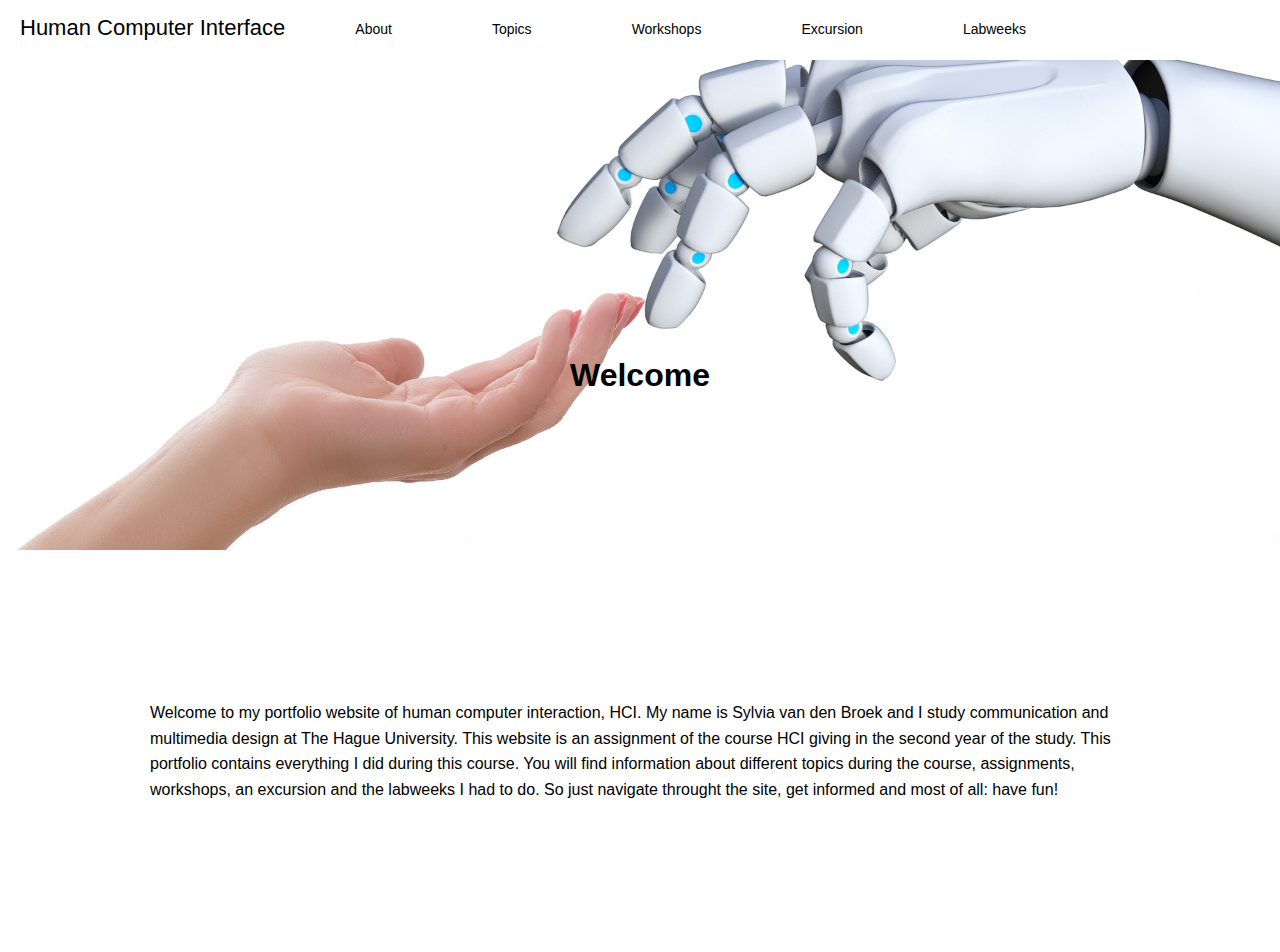
<file: index.html>
<!DOCTYPE html>
<html>
<head>
	<title>Portfolio HCI</title>
	<meta charset="utf-8">
	<link rel="stylesheet" type="text/css" href="css/nav.css">
	<link rel="stylesheet" type="text/css" href="css/main.style.css">
</head>
<body>

	<!-- <div class="menutoggle">
        <a href="#">&#9776;</a>
      </div> -->

	<nav id="menu" class="inactive">
		<p><a href="index.html"> Human Computer Interface</a></p>
		<ul>
			<li><a href="index.html">About</a></li>
			<li><a href="topics.html">Topics</a>
					<ul>
						<li><a href="topics/wearables.html">Wearables</a></li>
						<li><a href="topics/playfuldesign.html">Playful Design</a></li>
						<li><a href="topics/artificial.html">Artificial Creatures</a></li>
						<li><a href="topics/arvr.html">AR&#38;VR</a></li>
					</ul>				
			</li>
			<li><a href="workshops.html">Workshops</a>
					<ul>
						<li><a href="workshops/arduino.html">Arduino</a></li>
						<li><a href="workshops/vren.html">VR Environments</a></li>
						<li><a href="workshops/computervision.html">Computer Vision</a></li>
					</ul>	
				</li>
			<li><a href="#excursion">Excursion</a></li>	
			<li><a href="#labweeks">Labweeks</a></li>
		</ul>
	
	</nav>

	<div class="backgroundimg">
		<h1>Welcome</h1>
	</div>

	<div class="main">
		<p>Welcome to my portfolio website of human computer interaction, HCI. My name is Sylvia van den Broek and I study communication and multimedia design at The Hague University. This website is an assignment of the course HCI giving in the second year of the study. This portfolio contains everything I did during this course. You will find information about different topics during the course, assignments, workshops, an excursion and the labweeks I had to do. So just navigate throught the site, get informed and most of all: have fun!</p>
	</div>

	<div class="portfolio">
		<div class="topics">
			<a href="wearables.html"></a>
		</div>
	</div>


</body>

	<!-- <script type="text/javascript" scr="http://code.jquery.com/jquery-1.11.3.min.js"></script>
	<script type="text/javascript" src="js/menu/js"></script> -->
</html>
</file>
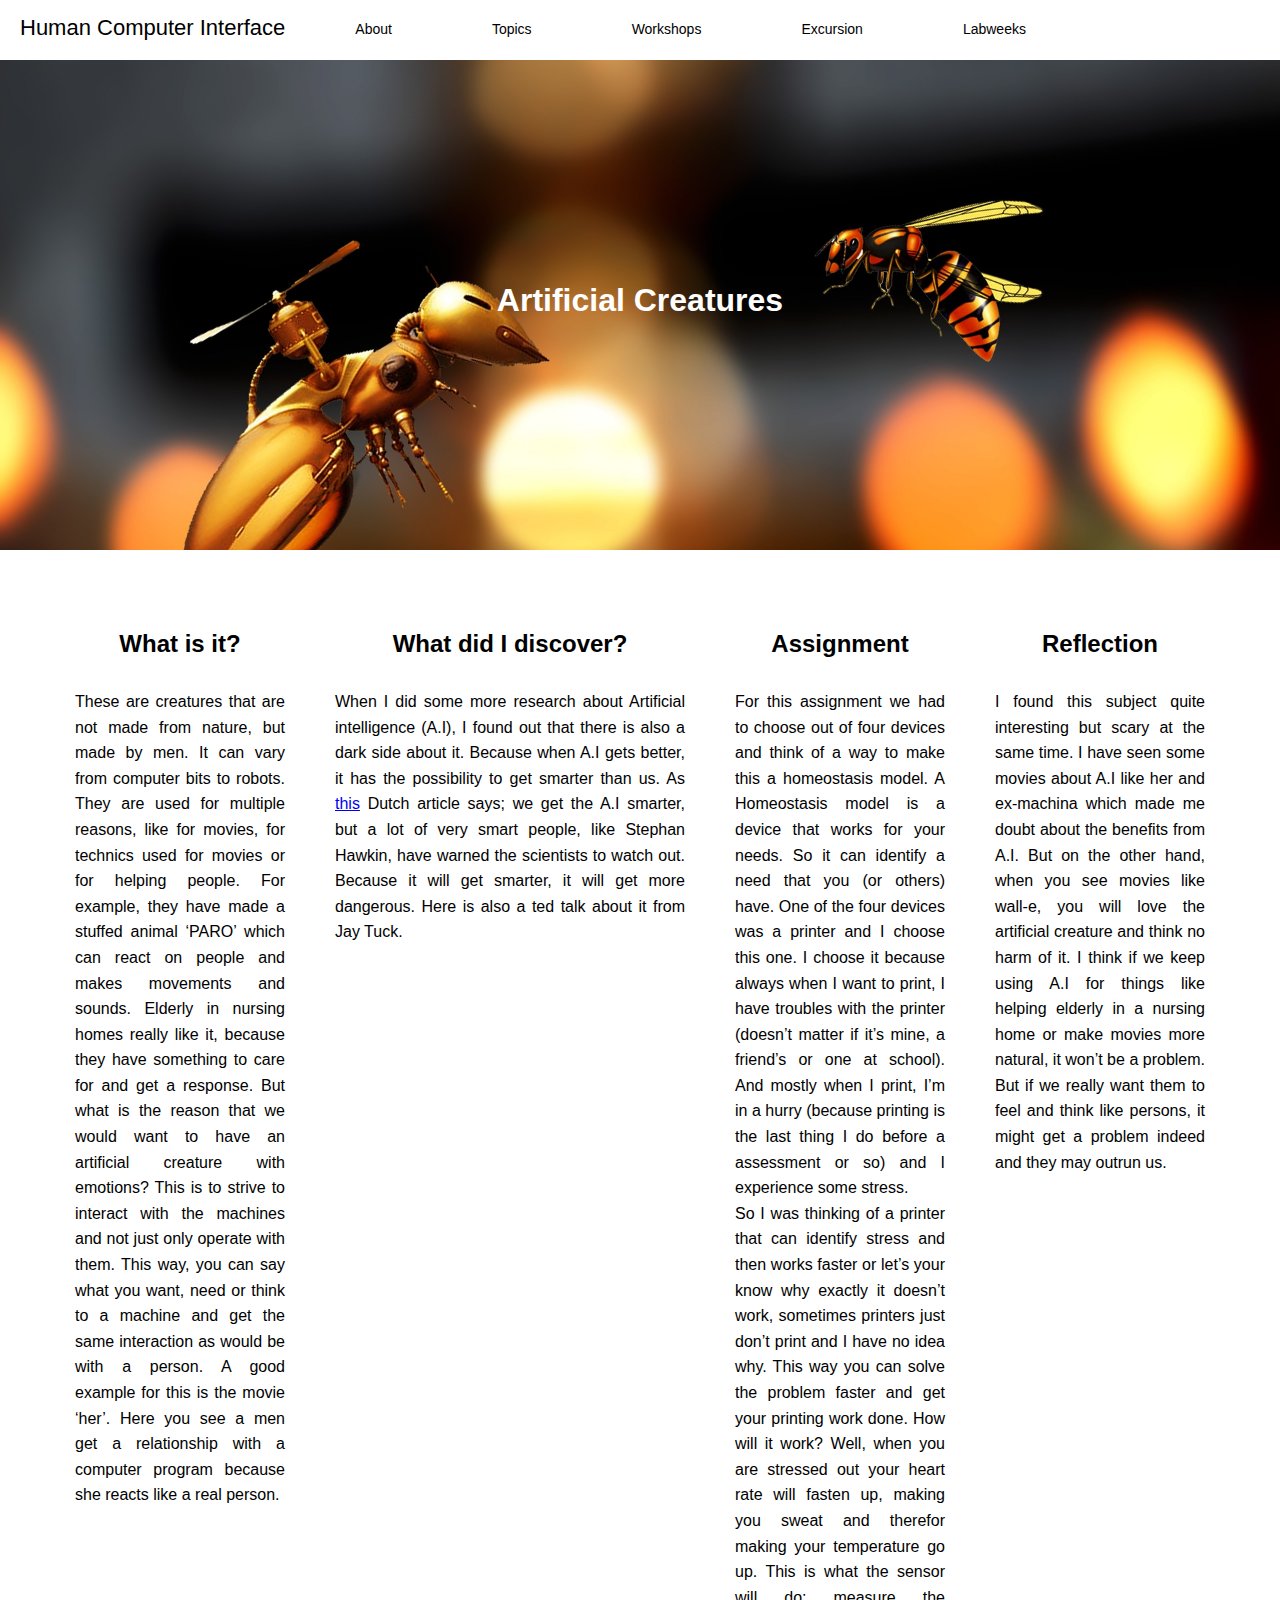
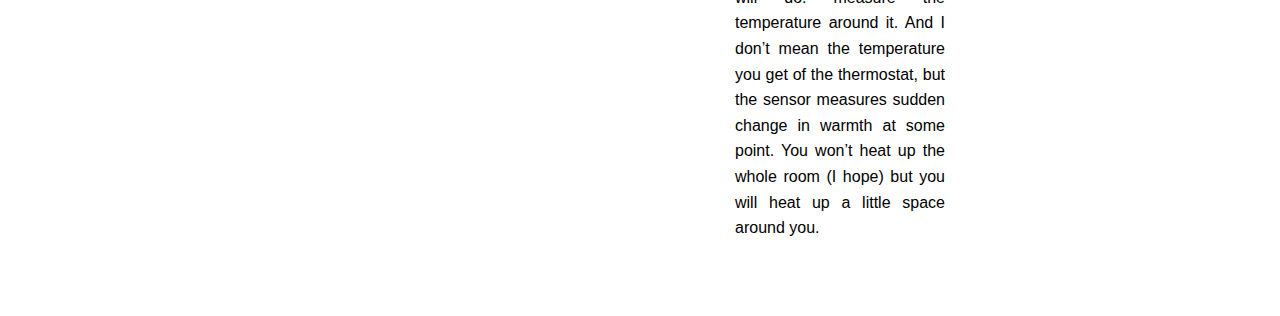
<file: topics/artificial.html>
<!DOCTYPE html>
<html>
<head>
	<title>Artificial Creatures</title>
	<meta charset="utf-8">
	<link rel="stylesheet" type="text/css" href="../css/nav.css">
	<link rel="stylesheet" type="text/css" href="../css/topic/artificial.css">
</head>
<body>
	<nav>
		<p><a href="../index.html"> Human Computer Interface</a></p>
		<ul>
			<li><a href="../index.html">About</a></li>
			<li><a href="../topics.html">Topics</a>
					<ul>
						<li><a href="wearables.html">Wearables</a></li>
						<li><a href="playfuldesign.html">Playful Design</a></li>
						<li><a href="artificial.html">Artificial Creatures</a></li>
						<li><a href="arvr.html">AR&#38;VR</a></li>
					</ul>				
			</li>
			<li><a href="../workshops.html">Workshops</a>
								<ul>
						<li><a href="../workshops/arduino.html">Arduino</a></li>
						<li><a href="../workshops/vren.html">VR Environments</a></li>
						<li><a href="../workshops/computervision.html">Computer Vision</a></li>
					</ul>	
				</li>
			<li><a href="#excursion">Excursion</a></li>	
			<li><a href="#labweeks">Labweeks</a></li>
		</ul>
	
	</nav>
		<div class="backgroundimg">
		<!-- 	Afbeelding van <a href="https://pixabay.com/nl/users/mariananbu-7207273/?utm_source=link-attribution&amp;utm_medium=referral&amp;utm_campaign=image&amp;utm_content=2984342">marian anbu juwan</a> via <a href="https://pixabay.com/nl/?utm_source=link-attribution&amp;utm_medium=referral&amp;utm_campaign=image&amp;utm_content=2984342">Pixabay</a> -->
		<h1>Artificial Creatures</h1>
		</div>
	<div class="main">


		<div class="item1">
		<h2>What is it?</h2>
			<br>
			<p>These are creatures that are not made from nature, but made by men. It can vary from computer bits to robots. They are used for multiple reasons, like for movies, for technics used for movies or for helping people. For example, they have made a stuffed animal ‘PARO’ which can react on people and makes movements and sounds. Elderly in nursing homes really like it, because they have something to care for and get a response. But what is the reason that we would want to have an artificial creature with emotions? This is to strive to interact with the machines and not just only operate with them. This way, you can say what you want, need or think to a machine and get the same interaction as would be with a person. A good example for this is the movie ‘her’. Here you see a men get a relationship with a computer program because she reacts like a real person. 
			</p>
		</div>

		<div class="item2">
			<h2>What did I discover?</h2>
			<br>
			<p>
				When I did some more research about Artificial intelligence (A.I), I found out that there is also a dark side about it. Because when A.I gets better, it has the possibility to get smarter than us. As <a href="https://riskworld.nl/kennis/incidenten/gevaar-van-kunstmatige-intelligentie-ai">
				this</a> Dutch article says; we get the A.I smarter, but a lot of very smart people, like Stephan Hawkin, have warned the scientists to watch out. Because it will get smarter, it will get more dangerous. Here is also a ted talk about it from Jay Tuck. 
				 <br>
				 <br>
				 <iframe width="350" height="315" src="https://www.youtube.com/embed/BrNs0M77Pd4" frameborder="0" allow="accelerometer; autoplay; encrypted-media; gyroscope; picture-in-picture" allowfullscreen></iframe>

			</p>
		</div>

		<div class="item3">
			<h2>Assignment</h2>
			<br>
			<p>
				For this assignment we had to choose out of four devices and think of a way to make this a homeostasis model. A Homeostasis model is a device that works for your needs. So it can identify a need that you (or others) have. One of the four devices was a printer and I choose this one. I choose it because always when I want to print, I have troubles with the printer (doesn’t matter if it’s mine, a friend’s or one at school). And mostly when I print, I’m in a hurry (because printing is the last thing I do before a assessment or so) and I experience some stress.
				<br>
				 So I was thinking of a printer that can identify stress and then works faster or let’s your know why exactly it doesn’t work, sometimes printers just don’t print and I have no idea why. This way you can solve the problem faster and get your printing work done. How will it work? Well, when you are stressed out your heart rate will fasten up, making you sweat and therefor making your temperature go up. This is what the sensor will do: measure the temperature around it. And I don’t mean the temperature you get of the thermostat, but the sensor measures sudden change in warmth at some point. You won’t heat up the whole room (I hope) but you will heat up a little space around you. 

			</p>	
		</div>

		<div class="item4">
			<h2>Reflection</h2>
			<br>
			<p>
				I found this subject quite interesting but scary at the same time. I have seen some movies about A.I like her and ex-machina which made me doubt about the benefits from A.I. But on the other hand, when you see movies like wall-e, you will love the artificial creature and think no harm of it. I think if we keep using A.I for things like helping elderly in a nursing home or make movies more natural, it won’t be a problem. But if we really want them to feel and think like persons, it might get a problem indeed and they may outrun us. 
			</p>
		</div>
	</div>

</body>
</html>
</file>
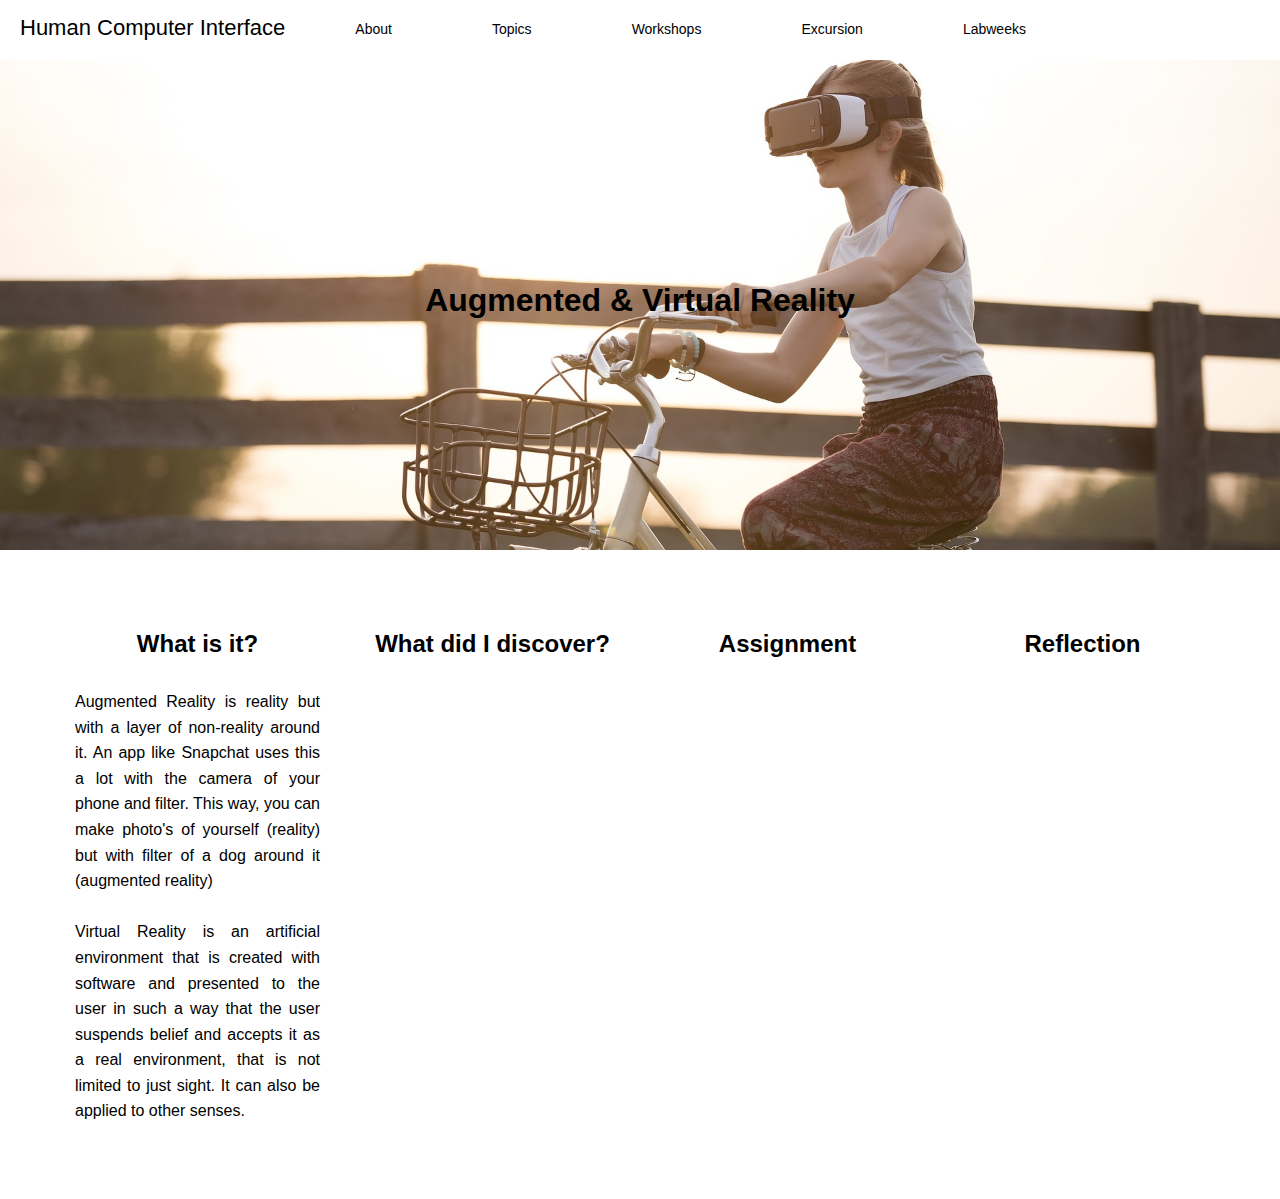
<file: topics/arvr.html>
<!DOCTYPE html>
<html>
<head>
	<title>Augmented Reality & Virtual Reality</title>
	<meta charset="utf-8">
	<link rel="stylesheet" type="text/css" href="../css/nav.css">
	<link rel="stylesheet" type="text/css" href="../css/topic/arvr.css">
</head>
<body>
	<nav>
		<p><a href="../index.html">Human Computer Interface</a></p>
		<ul>
			<li><a href="../index.html">About</a></li>
			<li><a href="../topics.html">Topics</a>
					<ul>
						<li><a href="wearables.html">Wearables</a></li>
						<li><a href="playfuldesign.html">Playful Design</a></li>
						<li><a href="artificial.html">Artificial Creatures</a></li>
						<li><a href="arvr.html">AR&#38;VR</a></li>
					</ul>				
			</li>
			<li><a href="../workshops.html">Workshops</a>
					<ul>
						<li><a href="../workshops/arduino.html">Arduino</a></li>
						<li><a href="../workshops/vren.html">VR Environments</a></li>
						<li><a href="../workshops/computervision.html">Computer Vision</a></li>
					</ul>	
				</li>
			<li><a href="#excursion">Excursion</a></li>	
			<li><a href="#labweeks">Labweeks</a></li>
		</ul>
	
	</nav>
		<div class="backgroundimg">
		<h1>Augmented & Virtual Reality</h1>
		</div>
	<div class="main">


		<div class="item1">
		<h2>What is it?</h2>
			<br>
			<p>	Augmented Reality is reality but with a layer of non-reality around it. An app like Snapchat uses this a lot with the camera of your phone and filter. This way, you can make photo's of yourself (reality) but with filter of a dog around it (augmented reality)
			<br>
			<br>
			Virtual Reality is an artificial environment that is created with software and presented to the user in such a way that the user suspends belief and accepts it as a real environment, that is not limited to just sight. It can also be applied to other senses.
			</p>
		</div>

		<div class="item2">
			<h2>What did I discover?</h2>
			<br>
			<p>
			</p>
		</div>

		<div class="item3">
			<h2>Assignment</h2>
			<p>

			</p>	
		</div>

		<div class="item4">
			<h2>Reflection</h2>
			<br>
			<p>
				
			</p>
		</div>
	</div>

</body>
</html>
</file>
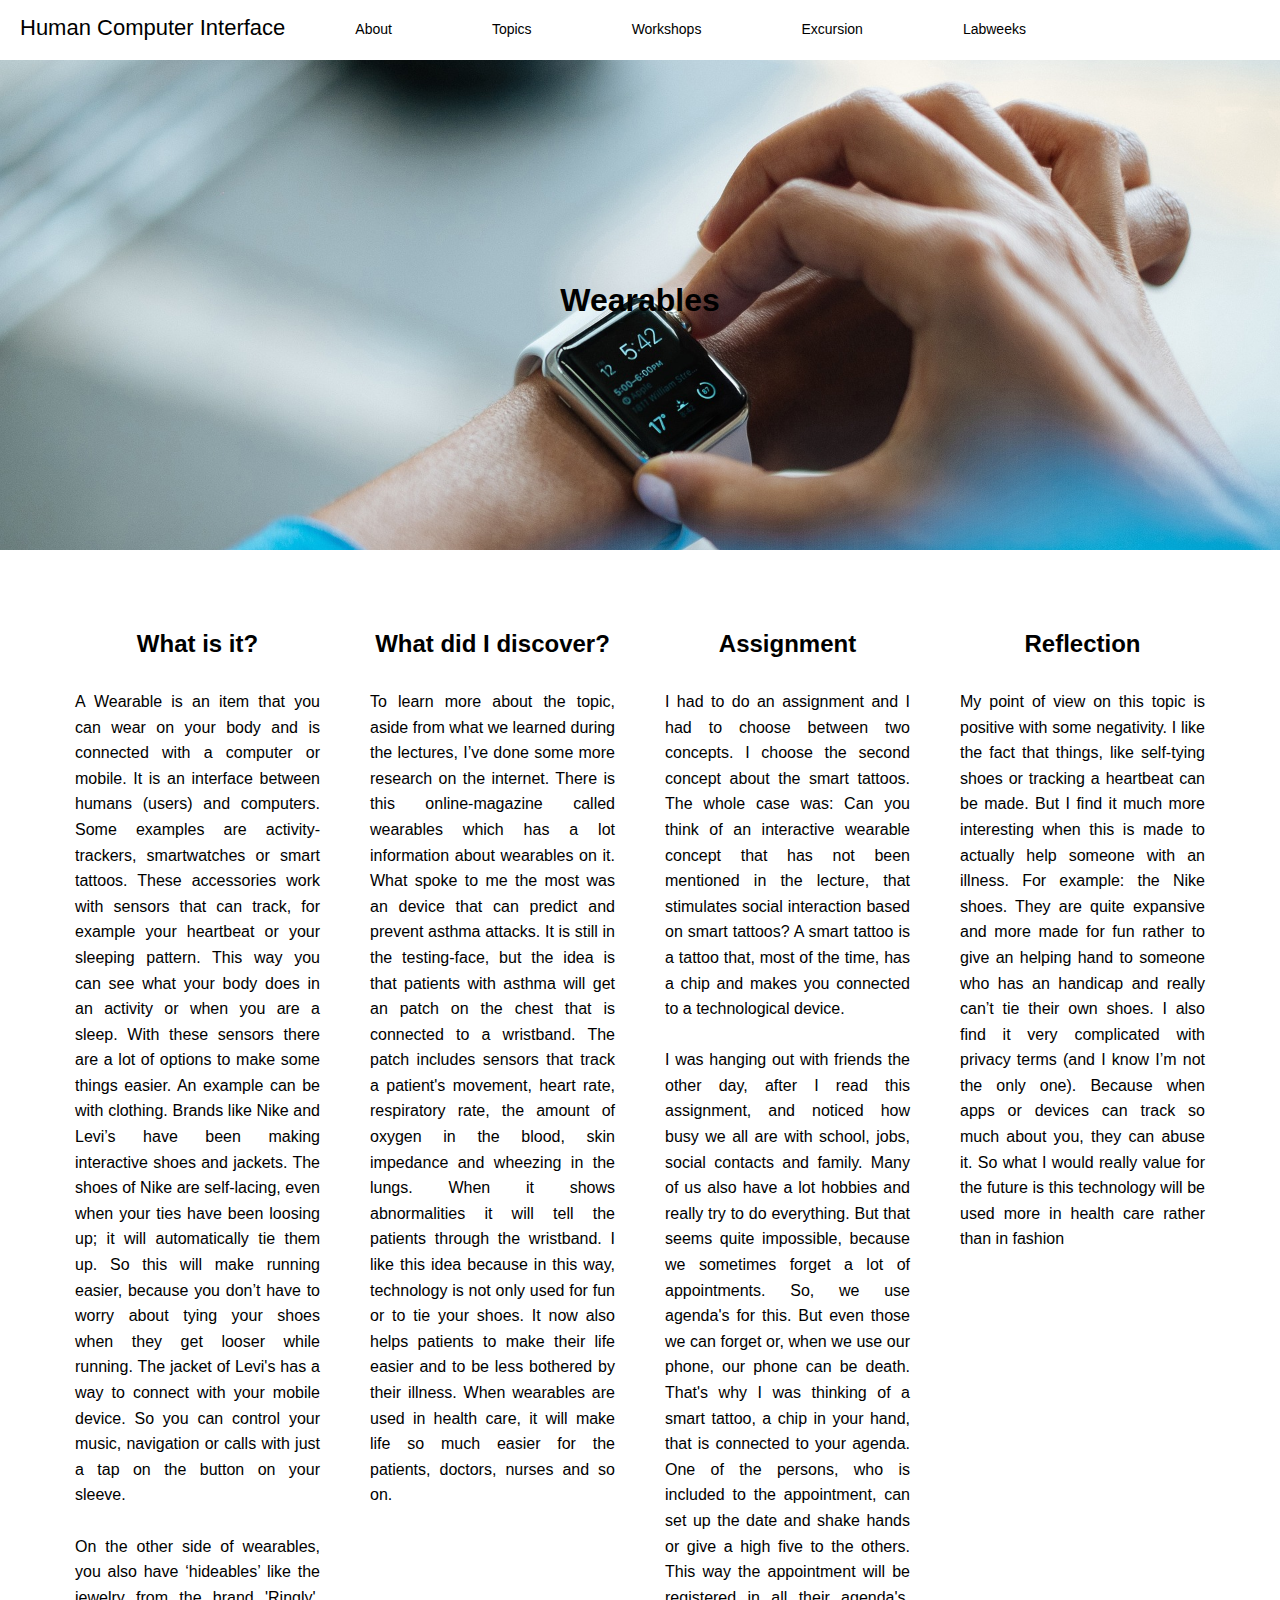
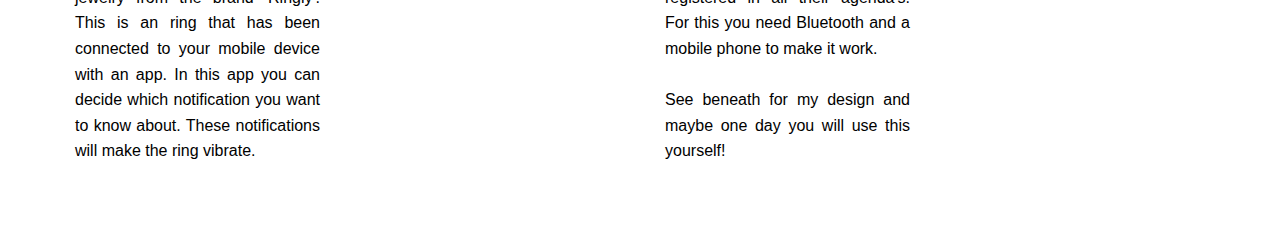
<file: topics/wearables.html>
<!DOCTYPE html>
<html>
<head>
	<title>Wearables</title>
	<meta charset="utf-8">
	<link rel="stylesheet" type="text/css" href="../css/nav.css">
	<link rel="stylesheet" type="text/css" href="../css/topic/wearable.css">
</head>
<body>
	<nav>
		<p><a href="../index.html"> Human Computer Interface</a></p>
		<ul>
			<li><a href="../index.html">About</a></li>
			<li><a href="../topics.html">Topics</a>
					<ul>
						<li><a href="wearables.html">Wearables</a></li>
						<li><a href="playfuldesign.html">Playful Design</a></li>
						<li><a href="artificial.html">Artificial Creatures</a></li>
						<li><a href="arvr.html">AR&#38;VR</a></li>
					</ul>				
			</li>
			<li><a href="../workshops.html">Workshops</a>
					<ul>
						<li><a href="../workshops/arduino.html">Arduino</a></li> 
						<li><a href="../workshops/vren.html">VR Environments</a></li>
						<li><a href="../workshops/computervision.html">Computer Vision</a></li>
					</ul>	
				</li>
			<li><a href="#excursion">Excursion</a></li>	
			<li><a href="#labweeks">Labweeks</a></li>
		</ul>
	
	</nav>
		<div class="backgroundimg">
		<h1>Wearables</h1>
		</div>
	<div class="main">


		<div class="item1">
		<h2>What is it?</h2>
			<br>
			<p>	A Wearable is an item that you can wear on your body and is connected with a computer or mobile. It is an interface between humans (users) and computers. Some examples are activity-trackers, smartwatches or smart tattoos. These accessories work with sensors that can track, for example your heartbeat or your sleeping pattern. This way you can see what your body does in an activity or when you are a sleep. With these sensors there are a lot of options to make some things easier. An example can be with clothing. Brands like Nike and Levi’s have been making interactive shoes and jackets. The shoes of Nike are self-lacing, even when your ties have been loosing up; it will automatically tie them up. So this will make running easier, because you don’t have to worry about tying your shoes when they get looser while running. The jacket of Levi&#39;s has a way to connect with your mobile device. So you can control your music, navigation or calls with just a tap on the button on your sleeve. 
			<br>
			<br>
			On the other side of wearables, you also have ‘hideables’ like the jewelry from the brand &#39;Ringly&#39;. This is an ring that has been connected to your mobile device with an app. In this app you can decide which notification you want to know about. These notifications will make the ring vibrate. 
			</p>
		</div>

		<div class="item2">
			<h2>What did I discover?</h2>
			<br>
			<p>
				To learn more about the topic, aside from what we learned during the lectures, I’ve done some more research on the internet. There is this online-magazine called wearables which has a lot information about wearables on it. What spoke to me the most was an device that can predict and prevent asthma attacks. It is still in the testing-face, but the idea is that patients with asthma will get an patch on the chest that is connected to a wristband. The patch includes sensors that track a patient&#39;s movement, heart rate, respiratory rate, the amount of oxygen in the blood, skin impedance and wheezing in the lungs. When it shows abnormalities it will tell the patients through the wristband. I like this idea because in this way, technology is not only used for fun or to tie your shoes. It now also helps patients to make their life easier and to be less bothered by their illness. When wearables are used in health care, it will make life so much easier for the patients, doctors, nurses and so on.
			</p>
		</div>

		<div class="item3">
			<h2>Assignment</h2>
			<br>
				<p>I had to do an assignment and I had to choose between two concepts. I choose the second concept about the smart tattoos. The whole case was: Can you think of an interactive wearable concept that has not been mentioned in the lecture, that stimulates social interaction based on smart tattoos? A smart tattoo is a tattoo that, most of the time, has a chip and makes you connected to a technological device.
			<br>
			<br>
				I was hanging out with friends the other day, after I read this assignment, and noticed how busy we all are with school, jobs, social contacts and family. Many of us also have a lot hobbies and really try to do everything. But that seems quite impossible, because we sometimes forget a lot of appointments. So, we use agenda&#39;s for this. But even those we can forget or, when we use our phone, our phone can be death. That&#39;s why I was thinking of a smart tattoo, a chip in your hand, that is connected to your agenda. One of the persons, who is included to the appointment, can set up the date and shake hands or give a high five to the others. This way the appointment will be registered in all their agenda&#39;s. For this you need Bluetooth and a mobile phone to make it work. 
			<br>
			<br>
			See beneath for my design and maybe one day you will use this yourself!

			</p>	
		</div>

		<div class="item4">
			<h2>Reflection</h2>
			<br>
			<p>
				My point of view on this topic is positive with some negativity. I like the fact that things, like self-tying shoes or tracking a heartbeat can be made. But I find it much more interesting when this is made to actually help someone with an illness. For example: the Nike shoes. They are quite expansive and more made for fun rather to give an helping hand to someone who has an handicap and really can’t tie their own shoes. I also find it very complicated with privacy terms &#40;and I know I’m not the only one&#41;. Because when apps or devices can track so much about you, they can abuse it. 

				So what I would really value for the future is this technology will be used more in health care rather than in fashion
			</p>
		</div>
	</div>

</body>
</html>
</file>
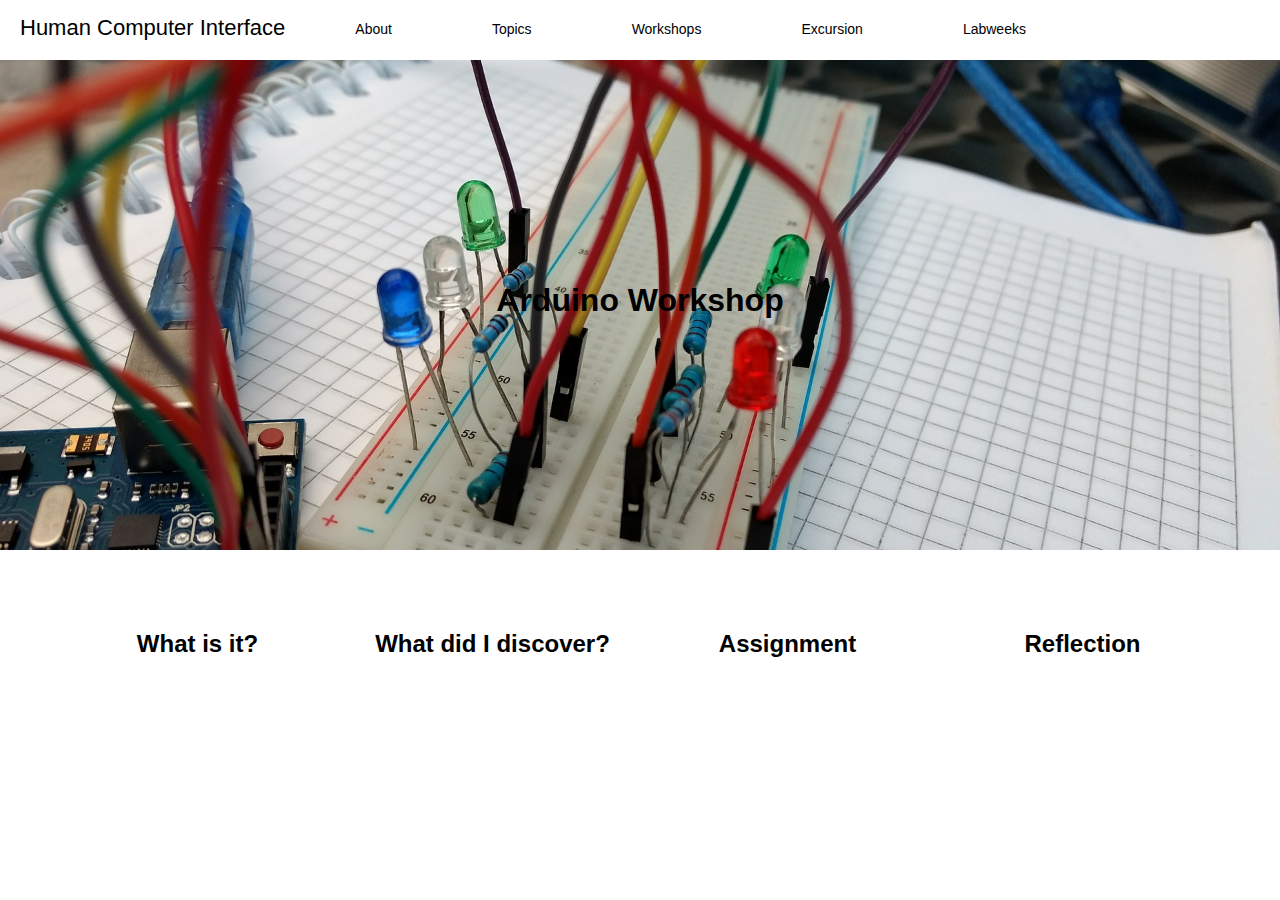
<file: workshops/arduino.html>
<!DOCTYPE html>
<html>
<head>
	<title>Arduino</title>
	<meta charset="utf-8">
	<link rel="stylesheet" type="text/css" href="../css/nav.css">
	<link rel="stylesheet" type="text/css" href="../css/workshop/arduino.css">
</head>
<body>
	<nav>
		<p><a href="../index.html"> Human Computer Interface</a></p>
		<ul>
			<li><a href="../index.html">About</a></li>
			<li><a href="../topics.html">Topics</a>
					<ul>
						<li><a href="../topics/wearables.html">Wearables</a></li>
						<li><a href="../topics/playfuldesign.html">Playful Design</a></li>
						<li><a href="../topics/artificial.html">Artificial Creatures</a></li>
						<li><a href="../topics/arvr.html">AR&#38;VR</a></li>
					</ul>				
			</li>
			<li><a href="../workshops.html">Workshops</a>
					<ul>
						<li><a href="arduino.html">Arduino</a></li>
						<li><a href="vren.html">VR Environments</a></li>
						<li><a href="computervision.html">Computer Vision</a></li>
					</ul>	
				</li>
			<li><a href="#excursion">Excursion</a></li>	
			<li><a href="#labweeks">Labweeks</a></li>
		</ul>
	
	</nav>
		<div class="backgroundimg">
		<h1>Arduino Workshop</h1>
		</div>
	<div class="main">


		<div class="item1">
		<h2>What is it?</h2>
			<br>
			<p>	
			</p>
		</div>

		<div class="item2">
			<h2>What did I discover?</h2>
			<br>
			<p>
			
			</p>
		</div>

		<div class="item3">
			<h2>Assignment</h2>
			<br>
				<p>
			<br>
			<br>
			

			</p>	
		</div>

		<div class="item4">
			<h2>Reflection</h2>
			<br>
			<p>
				
			</p>
		</div>
	</div>

</body>
</html>
</file>
<file: css/nav.css>
*{
	margin: 0;
	padding: 0;
}

/*body{
	padding: 50px;
}*/

nav {
	width: 100%;
	height: 60px;
	background-color: #fff;
	position: fixed;
}

nav p a{
	font-size: 22px;
	font-family: arial;
	float: left;
	line-height: 55px;
	padding: 0px 20px;
	text-decoration:none;
	color: black;
}

nav ul {
	float: left;
	list-style: none;
}

nav ul li{
	float: left;
	list-style: none;
	position: relative;
}

nav ul li a{
	display: block;
	font-size: 14px;
	font-family: arial;
	padding: 18px 50px;
	text-decoration: none;
	color: black;
}

nav ul li a:hover{
	display: block;
	background-color: #f3f3f3;
	border-radius: 4px;
	/*margin: 10px;*/
}


nav ul li ul {
	display: none;
	position: absolute;
	background-color: white;
	padding: 5px;
	padding-left: 40px;

}


nav ul li:hover ul {
	display: block;
}


nav ul li ul li a{
	width: 150px;
	border-radius: 4px;
}

nav ul li ul li a{
	padding: 12px 14px;
}

nav ul li ul li a:hover{
	background-color: #f3f3f3;
}

/*mobile werkt niet*/

@media only screen and (max-width: 500px;){
	nav {
	  padding: 0;
	  margin: 0;
	}

	nav ul {
	  display: flex;
	  flex-flow: column;
	  width: 100%;
	  padding: 0;
	  margin: 0;
	}

	nav ul li {
	 list-style: none;
	 display: flex;
	 flex-grow: 1;
	 padding: 1em;
	 justify-content: center;
	 background: #e8c694;
	 transition: background-color .5s;
	}

	nav ul li a {
	  color: black;
	  text-decoration: none;
	}

	nav ul li:hover {
	  background-color: #BE8227;
	  transition: background-color .5s;
	}
	.menutoggle {
	  display: flex;
	  flex-flow: row;
	  align-items: left;
	  padding: 10px;
	  background-color: #C09F80;
	}

	.menutoggle a {
	  color: white;
	  font-size: 20px;
	  text-decoration: none;

	}

	.active {
	  display: flex;
	  position: absolute;
	  width: 100%;
	  transition-duration:  0.6s;
	}

	.inactive {
	  display: none;
	}
}
</file>
<file: css/main.style.css>
*{
	font-family: arial;
	line-height: 1.6;
	box-sizing: border-box;
}


h1{
	padding: 300px;
	text-align: center;
	color: black;
}

h2 {
	text-align: center;
}

.backgroundimg{
	width: 100%;
	height: 550px;
	background-image: url("../img/hci.png"); 
	background-repeat: no-repeat;
	background-size: 100%;
	padding-top: 50px;
}

.main{
	margin: 150px;
}
</file>
<file: css/topic/artificial.css>
*{
	font-family: arial;
	line-height: 1.6;
}

.backgroundimg{
	width: 100%;
	height: 550px;
	background-image: url("../../img/artificial.png"); 
	background-repeat: no-repeat;
	background-size: 100%;
}

h1{
	padding: 275px;
	text-align: center;
	color: white;
	/*background-color: grey;*/
}

h2 {
	text-align: center;
}

.main{
	box-sizing: border-box;
	padding: 50px;
	display: flex;
	flex-direction: row;


}

.item1, .item2, .item3, .item4{
	margin-top: 50px;
	width: 400px;
	margin: 25px;
	text-align: justify;

}
</file>
<file: css/topic/arvr.css>
*{
	font-family: arial;
	line-height: 1.6;
}

.backgroundimg{
	width: 100%;
	height: 550px;
	background-image: url("../../img/arvr.png"); 
	background-repeat: no-repeat;
	background-size: 100%;
}

h1{
	padding: 275px;
	text-align: center;
	/*background-color: grey;*/
}

h2 {
	text-align: center;
}

.main{
	box-sizing: border-box;
	padding: 50px;
	display: flex;
	flex-direction: row;


}

.item1, .item2, .item3, .item4{
	margin-top: 50px;
	width: 400px;
	margin: 25px;
	text-align: justify;
	flex-grow: 2;
}
</file>
<file: css/topic/wearable.css>
*{
	font-family: arial;
	line-height: 1.6;
}

.backgroundimg{
	width: 100%;
	height: 550px;
	background-image: url("../../img/wearable.png"); 
	background-repeat: no-repeat;
	background-size: 100%;
}

h1{
	padding: 275px;
	text-align: center;
	/*background-color: grey;*/
}

h2 {
	text-align: center;
}

.main{
	box-sizing: border-box;
	padding: 50px;
	display: flex;
	flex-direction: row;


}

.item1, .item2, .item3, .item4{
	margin-top: 50px;
	width: 400px;
	margin: 25px;
	text-align: justify;
	flex-grow: 2;

}
</file>
<file: css/workshop/arduino.css>
*{
	font-family: arial;
	line-height: 1.6;
}

.backgroundimg{
	width: 100%;
	height: 550px;
	background-image: url("../../img/arduino.png"); 
	background-repeat: no-repeat;
	background-size: 100%;
}

h1{
	padding: 275px;
	text-align: center;
}

h2 {
	text-align: center;
}

.main{
	box-sizing: border-box;
	padding: 50px;
	display: flex;
	flex-direction: row;


}

.item1, .item2, .item3, .item4{
	margin-top: 50px;
	width: 400px;
	margin: 25px;
	text-align: justify;
	flex-grow: 2;

}
</file>
